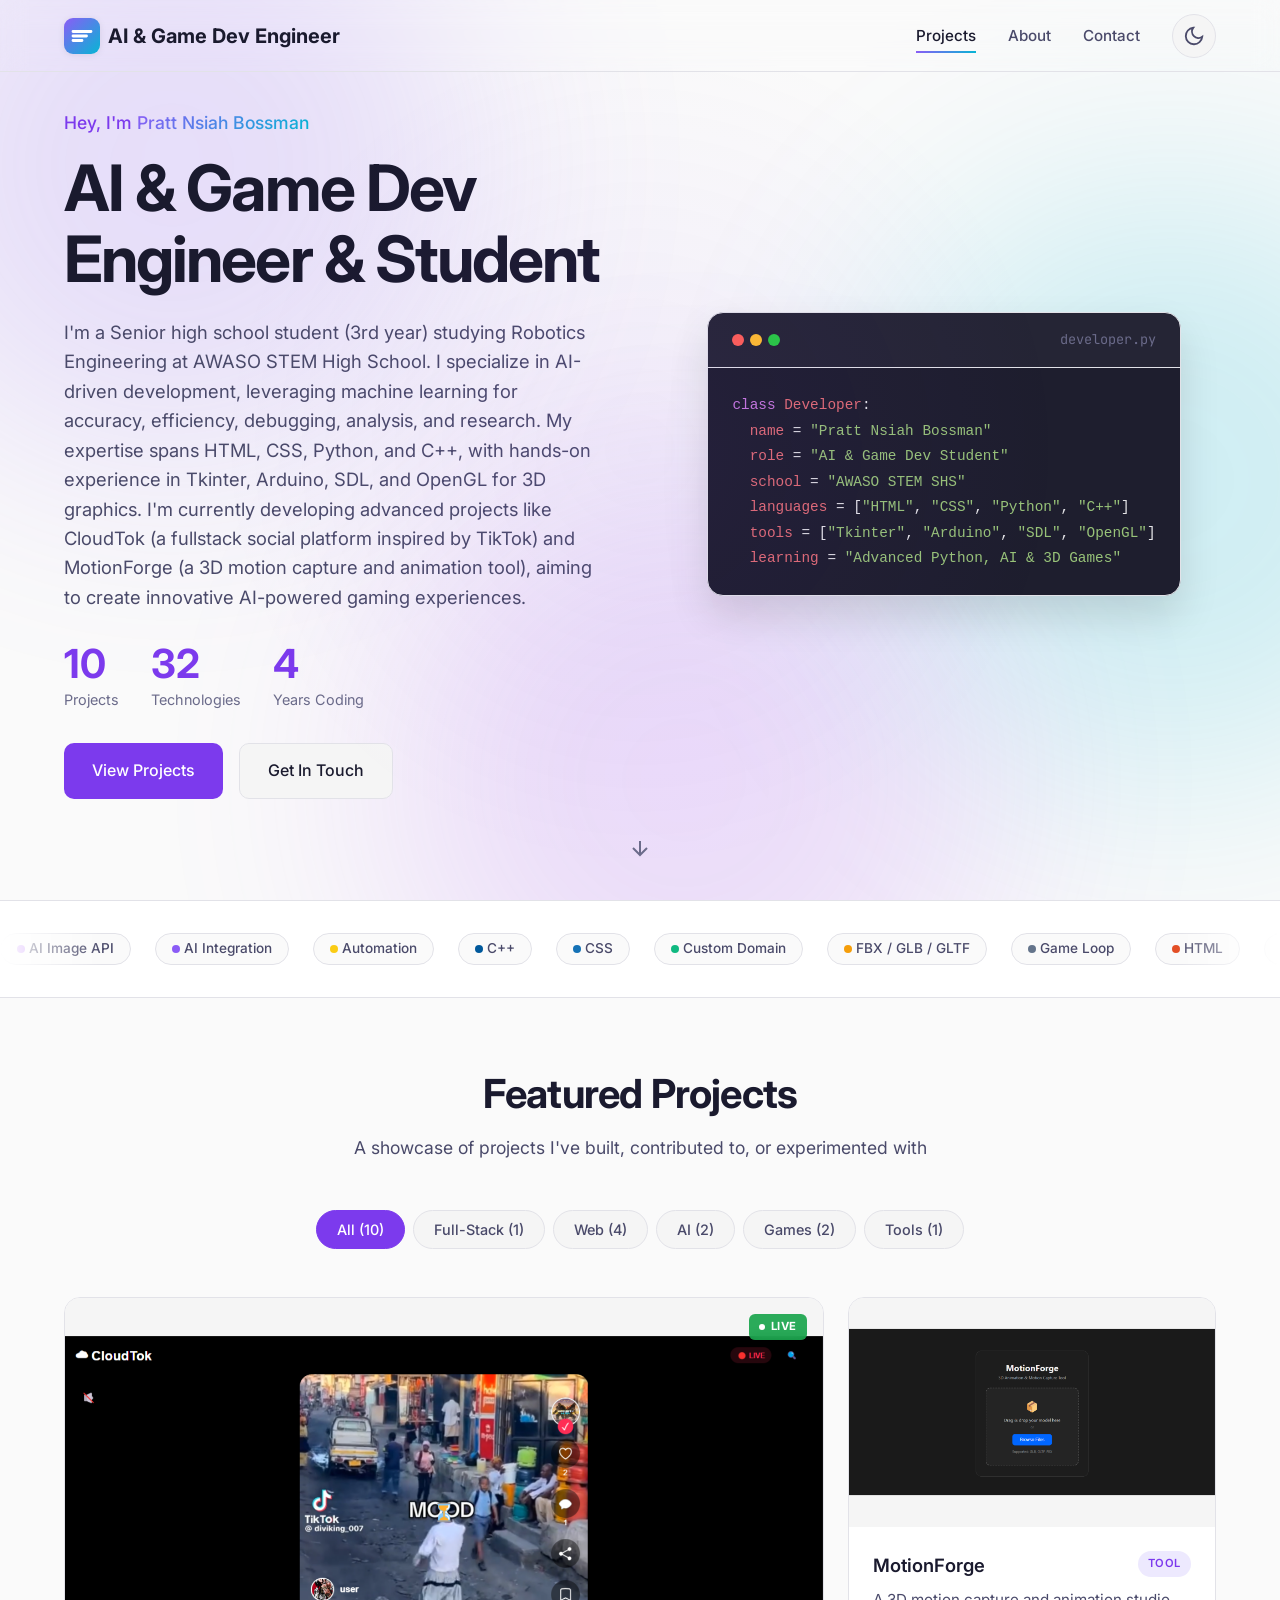
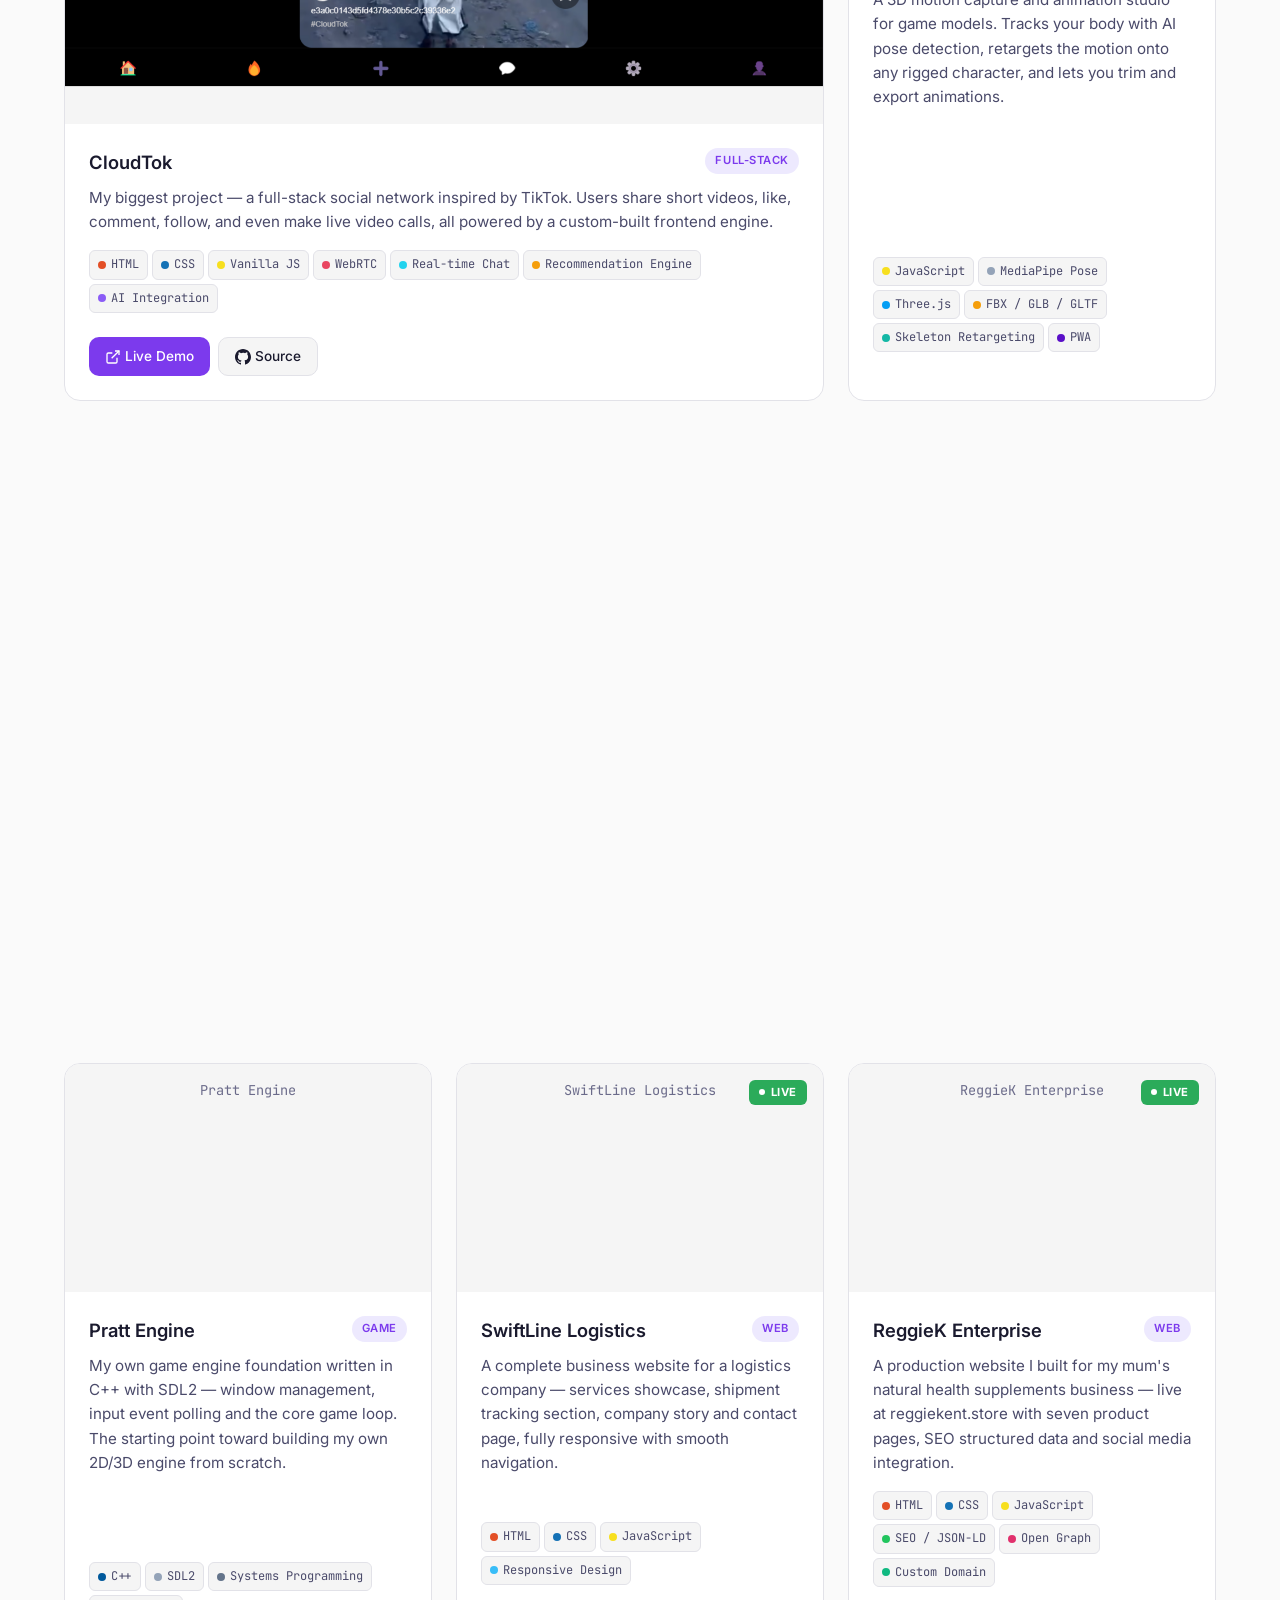
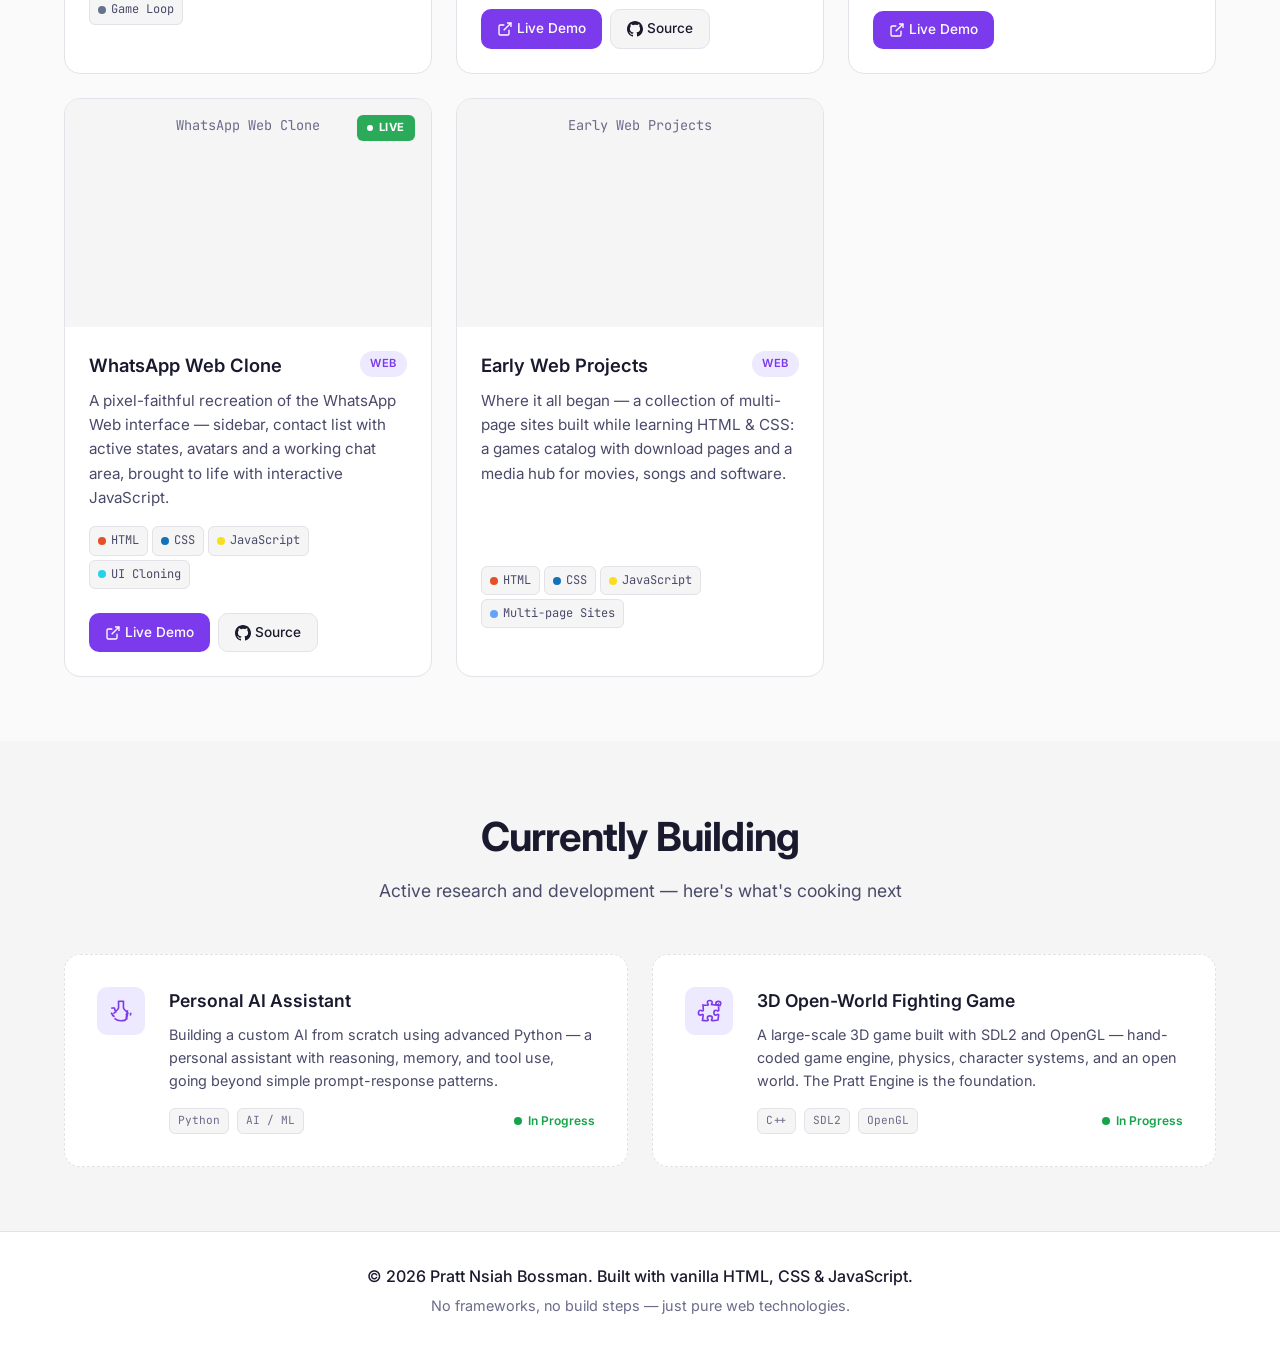
<file: index.html>
<!DOCTYPE html>
<html lang="en" data-theme="light">
<head>
    <meta charset="UTF-8">
    <meta name="viewport" content="width=device-width, initial-scale=1.0">
    <meta name="description" content="Portfolio of Pratt Nsiah Bossman — AI & Game Dev student showcasing full-stack, AI, and game development projects">
    <meta name="theme-color" content="#7c3aed">
    <meta property="og:title" content="Pratt Nsiah Bossman | AI & Game Dev Engineer">
    <meta property="og:description" content="Portfolio showcasing full-stack, AI, and game development projects — from a Robotics Engineering student in Ghana.">
    <meta property="og:type" content="website">
    <!-- TODO: update this URL after deploying to GitHub Pages -->
    <meta property="og:url" content="https://prattbossman-2010.github.io/portfolio">
    <meta property="og:image" content="images/cloudtok/cloudtok2.png">
    <meta name="twitter:card" content="summary_large_image">
    <meta name="twitter:title" content="Pratt Nsiah Bossman | AI & Game Dev Engineer">
    <meta name="twitter:description" content="Portfolio showcasing full-stack, AI, and game development projects — from a Robotics Engineering student in Ghana.">
    <title>Pratt Nsiah Bossman | Projects Showcase</title>
    <link rel="icon" href="favicon.svg" type="image/svg+xml">
    <link rel="preconnect" href="https://fonts.googleapis.com">
    <link rel="preconnect" href="https://fonts.gstatic.com" crossorigin>
    <link href="https://fonts.googleapis.com/css2?family=Inter:wght@300;400;500;600;700&family=JetBrains+Mono:wght@400;500&display=swap" rel="stylesheet">
    <link rel="stylesheet" href="styles.css">
</head>
<body>
    <!-- ============ SCROLL PROGRESS ============ -->
    <div class="scroll-progress" id="scroll-progress" aria-hidden="true"></div>

    <!-- ============ NAVBAR ============ -->
    <nav class="navbar" role="navigation" aria-label="Main navigation">
        <div class="nav-container">
            <a href="index.html" class="nav-logo" aria-label="Go to homepage">
                <svg class="logo-icon" viewBox="0 0 32 32" fill="none" aria-hidden="true">
                    <defs><linearGradient id="navGrad" x1="0%" y1="0%" x2="100%" y2="100%"><stop offset="0%" stop-color="#8b5cf6"/><stop offset="100%" stop-color="#06b6d4"/></linearGradient></defs>
                    <rect width="32" height="32" rx="8" fill="url(#navGrad)"/>
                    <path d="M8 12h16M8 16h12M8 20h8" stroke="white" stroke-width="2.5" stroke-linecap="round"/>
                </svg>
                <span class="logo-text">AI &amp; Game Dev Engineer</span>
            </a>
            <button class="nav-toggle" aria-expanded="false" aria-controls="nav-menu" aria-label="Toggle navigation menu">
                <span class="hamburger" aria-hidden="true"></span>
            </button>
            <ul id="nav-menu" class="nav-menu" role="menubar">
                <li role="none"><a href="#projects" class="nav-link active" role="menuitem">Projects</a></li>
                <li role="none"><a href="about.html" class="nav-link" role="menuitem">About</a></li>
                <li role="none"><a href="contact.html" class="nav-link" role="menuitem">Contact</a></li>
                <li role="none">
                    <button id="theme-toggle" class="theme-toggle" aria-label="Switch to dark mode" role="menuitem">
                        <svg class="sun-icon" viewBox="0 0 24 24" fill="none" stroke="currentColor" stroke-width="2" aria-hidden="true">
                            <circle cx="12" cy="12" r="5"/>
                            <path d="M12 1v2M12 21v2M4.22 4.22l1.42 1.42M18.36 18.36l1.42 1.42M1 12h2M21 12h2M4.22 19.78l1.42-1.42M18.36 5.64l1.42-1.42"/>
                        </svg>
                        <svg class="moon-icon" viewBox="0 0 24 24" fill="none" stroke="currentColor" stroke-width="2" aria-hidden="true">
                            <path d="M21 12.79A9 9 0 1 1 11.21 3 7 7 0 0 0 21 12.79z"/>
                        </svg>
                    </button>
                </li>
            </ul>
        </div>
    </nav>

    <!-- ============ HERO ============ -->
    <header class="hero" role="banner">
        <div class="aurora" aria-hidden="true">
            <span class="aurora-blob aurora-1"></span>
            <span class="aurora-blob aurora-2"></span>
            <span class="aurora-blob aurora-3"></span>
        </div>
        <div class="hero-spotlight" id="hero-spotlight" aria-hidden="true"></div>
        <div class="hero-container">
            <div class="hero-content">
                <p class="hero-greeting" aria-hidden="true">Hey, I'm <span class="highlight">Pratt Nsiah Bossman</span></p>
                <h1 class="hero-title" data-text="AI &amp; Game Dev Engineer &amp; Student" aria-label="AI & Game Dev Engineer & Student"><span class="hero-typed" aria-hidden="true"></span></h1>
                <p class="hero-description">
                    I'm a Senior high school student (3rd year) studying Robotics Engineering at AWASO STEM High School.
                    I specialize in AI-driven development, leveraging machine learning for accuracy, efficiency,
                    debugging, analysis, and research. My expertise spans HTML, CSS, Python, and C++,
                    with hands-on experience in Tkinter, Arduino, SDL, and OpenGL for 3D graphics.
                    I'm currently developing advanced projects like CloudTok (a fullstack social platform
                    inspired by TikTok) and MotionForge (a 3D motion capture and animation tool),
                    aiming to create innovative AI-powered gaming experiences.
                </p>
                <div class="hero-stats" role="list" aria-label="Statistics">
                    <div class="stat" role="listitem">
                        <span class="stat-number" data-count="0">0</span>
                        <span class="stat-label">Projects</span>
                    </div>
                    <div class="stat" role="listitem">
                        <span class="stat-number" data-count="0">0</span>
                        <span class="stat-label">Technologies</span>
                    </div>
                    <div class="stat" role="listitem">
                        <span class="stat-number" data-count="0">0</span>
                        <span class="stat-label">Years Coding</span>
                    </div>
                </div>
                <div class="hero-actions">
                    <a href="#projects" class="btn btn-primary magnetic-btn">View Projects</a>
                    <a href="contact.html" class="btn btn-secondary magnetic-btn">Get In Touch</a>
                </div>
            </div>
            <div class="hero-visual" aria-hidden="true">
                <div class="code-window">
                    <div class="code-header">
                        <div class="code-dots">
                            <span></span><span></span><span></span>
                        </div>
                        <span class="code-filename">developer.py</span>
                    </div>
                    <pre class="code-content"><code><span class="kw">class</span> <span class="prop">Developer</span>:
  <span class="prop">name</span> = <span class="str">"Pratt Nsiah Bossman"</span>
  <span class="prop">role</span> = <span class="str">"AI &amp; Game Dev Student"</span>
  <span class="prop">school</span> = <span class="str">"AWASO STEM SHS"</span>
  <span class="prop">languages</span> = [<span class="str">"HTML"</span>, <span class="str">"CSS"</span>, <span class="str">"Python"</span>, <span class="str">"C++"</span>]
  <span class="prop">tools</span> = [<span class="str">"Tkinter"</span>, <span class="str">"Arduino"</span>, <span class="str">"SDL"</span>, <span class="str">"OpenGL"</span>]
  <span class="prop">learning</span> = <span class="str">"Advanced Python, AI &amp; 3D Games"</span></code></pre>
                </div>
            </div>
        </div>
        <div class="scroll-indicator" aria-hidden="true">
            <svg viewBox="0 0 24 24" fill="none" stroke="currentColor" stroke-width="2">
                <path d="M12 5v14M19 12l-7 7-7-7"/>
            </svg>
        </div>
    </header>

    <!-- ============ TECH MARQUEE ============ -->
    <div class="marquee-section" aria-label="Technologies I use">
        <div class="marquee" aria-hidden="false">
            <div class="marquee-track" id="marquee-track"></div>
        </div>
    </div>

    <main>
        <!-- ============ PROJECTS ============ -->
        <section id="projects" class="projects-section" aria-labelledby="projects-heading">
            <div class="container">
                <header class="section-header">
                    <h2 id="projects-heading" class="section-title">Featured Projects</h2>
                    <p class="section-subtitle">A showcase of projects I've built, contributed to, or experimented with</p>
                </header>

                <div class="filter-bar" role="group" aria-label="Filter projects by technology">
                    <button class="filter-btn active" data-filter="all" aria-pressed="true">All</button>
                    <button class="filter-btn" data-filter="fullstack" aria-pressed="false">Full-Stack</button>
                    <button class="filter-btn" data-filter="web" aria-pressed="false">Web</button>
                    <button class="filter-btn" data-filter="ai" aria-pressed="false">AI</button>
                    <button class="filter-btn" data-filter="games" aria-pressed="false">Games</button>
                    <button class="filter-btn" data-filter="tools" aria-pressed="false">Tools</button>
                </div>

                <div id="projects-grid" class="projects-grid" role="list" aria-label="Projects list">
                    <!-- Projects will be rendered here by JavaScript -->
                </div>

                <div id="no-projects" class="no-projects hidden" aria-live="polite">
                    <svg viewBox="0 0 24 24" fill="none" stroke="currentColor" stroke-width="1.5" aria-hidden="true">
                        <path d="M21 21l-6-6m2-5a7 7 0 11-14 0 7 7 0 0114 0z"/>
                    </svg>
                    <h3>No projects found</h3>
                    <p>Try selecting a different filter</p>
                </div>
            </div>
        </section>

        <!-- ============ CURRENTLY BUILDING ============ -->
        <section class="building-section" aria-labelledby="building-heading">
            <div class="container">
                <header class="section-header">
                    <h2 id="building-heading" class="section-title">Currently Building</h2>
                    <p class="section-subtitle">Active research and development — here's what's cooking next</p>
                </header>
                <div class="building-grid">
                    <article class="building-card reveal">
                        <div class="building-icon">
                            <svg viewBox="0 0 24 24" fill="none" stroke="currentColor" stroke-width="1.5" aria-hidden="true"><path d="M9.75 3.104v5.714a2.25 2.25 0 01-.659 1.591L5 14.5M9.75 3.104c-.251.023-.501.05-.75.082m.75-.082a24.301 24.301 0 014.5 0m0 0v5.714a2.25 2.25 0 00.659 1.591L19 14.5m-4.75-11.396c.251.023.501.05.75.082M12 21a8.966 8.966 0 005.982-2.275M12 21a8.966 8.966 0 01-5.982-2.275M12 21c1.351 0 2.658-.156 3.912-.446m0 0A8.966 8.966 0 0018 15.5M5.982 17.5A8.966 8.966 0 013 13.5m13.5 2.5a8.966 8.966 0 001.517-4.725M7.52 13.5A8.966 8.966 0 016 9m12 4.5a8.966 8.966 0 01-1.517 4.725M6 9a8.966 8.966 0 00-3 .5M21 13.5c0 .925-.168 1.815-.475 2.64"/></svg>
                        </div>
                        <div class="building-body">
                            <h3 class="building-title">Personal AI Assistant</h3>
                            <p class="building-desc">Building a custom AI from scratch using advanced Python — a personal assistant with reasoning, memory, and tool use, going beyond simple prompt-response patterns.</p>
                            <div class="building-meta">
                                <span class="building-tech">Python</span>
                                <span class="building-tech">AI / ML</span>
                                <span class="building-status"><span class="status-dot"></span>In Progress</span>
                            </div>
                        </div>
                    </article>
                    <article class="building-card reveal">
                        <div class="building-icon">
                            <svg viewBox="0 0 24 24" fill="none" stroke="currentColor" stroke-width="1.5" aria-hidden="true"><path d="M14.25 6.087c0-.355.186-.676.401-.959.221-.29.349-.634.349-1.003 0-1.036-1.007-1.875-2.25-1.875s-2.25.84-2.25 1.875c0 .369.128.713.349 1.003.215.283.401.604.401.959v0a.64.64 0 01-.657.643 48.471 48.471 0 01-4.163-.3c.186 1.613.293 3.25.315 4.907a.656.656 0 01-.658.663v0c-.355 0-.676-.186-.959-.401a1.647 1.647 0 00-1.003-.349c-1.036 0-1.875 1.007-1.875 2.25s.84 2.25 1.875 2.25c.369 0 .713-.128 1.003-.349.283-.215.604-.401.959-.401v0c.31 0 .555.26.532.57a48.039 48.039 0 01-.642 5.056c1.518.19 3.058.309 4.616.354a.64.64 0 00.657-.643v0c0-.355-.186-.676-.401-.959a1.647 1.647 0 01-.349-1.003c0-1.035 1.008-1.875 2.25-1.875 1.243 0 2.25.84 2.25 1.875 0 .369-.128.713-.349 1.003-.215.283-.4.604-.4.959v0c0 .333.277.599.61.58a48.1 48.1 0 005.427-.63 48.05 48.05 0 00.582-4.717.532.532 0 00-.533-.57v0c-.355 0-.676.186-.959.401-.29.221-.634.349-1.003.349-1.035 0-1.875-1.007-1.875-2.25s.84-2.25 1.875-2.25c.37 0 .713.128 1.003.349.283.215.604.401.959.401v0a.656.656 0 00.658-.663 48.422 48.422 0 00-.37-5.36c-.186.186-.676.401-.959.401v0c-.355 0-.676-.186-.959-.401a1.647 1.647 0 01-.349-1.003c0-1.035 1.008-1.875 2.25-1.875 1.243 0 2.25.84 2.25 1.875 0 .369-.128.713-.349 1.003-.215.283-.4.604-.4.959v0z"/></svg>
                        </div>
                        <div class="building-body">
                            <h3 class="building-title">3D Open-World Fighting Game</h3>
                            <p class="building-desc">A large-scale 3D game built with SDL2 and OpenGL — hand-coded game engine, physics, character systems, and an open world. The Pratt Engine is the foundation.</p>
                            <div class="building-meta">
                                <span class="building-tech">C++</span>
                                <span class="building-tech">SDL2</span>
                                <span class="building-tech">OpenGL</span>
                                <span class="building-status"><span class="status-dot"></span>In Progress</span>
                            </div>
                        </div>
                    </article>
                </div>
            </div>
        </section>
    </main>

    <!-- ============ FOOTER ============ -->
    <footer class="footer" role="contentinfo">
        <div class="container">
            <div class="footer-content">
                <p class="copyright">&copy; 2026 Pratt Nsiah Bossman. Built with vanilla HTML, CSS &amp; JavaScript.</p>
                <p class="footer-note">No frameworks, no build steps — just pure web technologies.</p>
            </div>
        </div>
    </footer>

    <div id="toast-container" class="toast-container" aria-live="polite" aria-atomic="true"></div>

    <script src="projects.js"></script>
    <script src="app.js"></script>
</body>
</html>
</file>
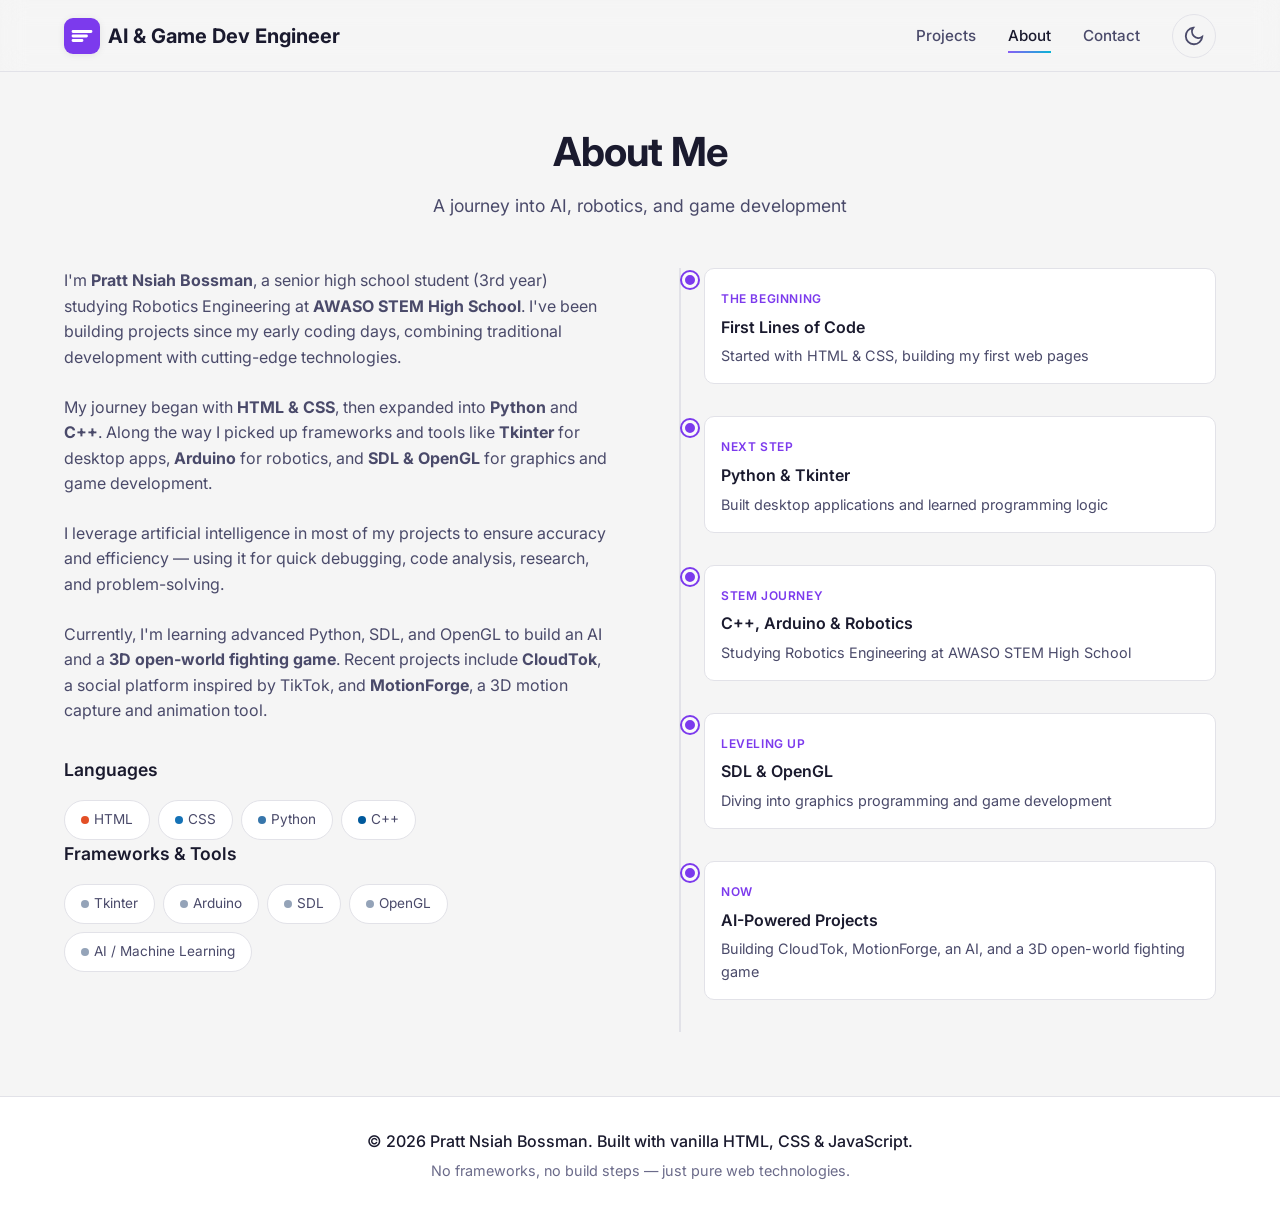
<file: about.html>
<!DOCTYPE html>
<html lang="en" data-theme="light">
<head>
    <meta charset="UTF-8">
    <meta name="viewport" content="width=device-width, initial-scale=1.0">
    <meta name="description" content="About Pratt Nsiah Bossman — AI & Game Dev student at AWASO STEM High School">
    <meta name="theme-color" content="#7c3aed">
    <meta property="og:title" content="About | Pratt Nsiah Bossman">
    <meta property="og:description" content="A Robotics Engineering student building AI-powered tools and 3D games from Ghana.">
    <meta property="og:type" content="profile">
    <meta name="twitter:card" content="summary">
    <title>About | Pratt Nsiah Bossman</title>
    <link rel="icon" href="favicon.svg" type="image/svg+xml">
    <link rel="preconnect" href="https://fonts.googleapis.com">
    <link rel="preconnect" href="https://fonts.gstatic.com" crossorigin>
    <link href="https://fonts.googleapis.com/css2?family=Inter:wght@300;400;500;600;700&family=JetBrains+Mono:wght@400;500&display=swap" rel="stylesheet">
    <link rel="stylesheet" href="styles.css">
</head>
<body>
    <!-- ============ SCROLL PROGRESS ============ -->
    <div class="scroll-progress" id="scroll-progress" aria-hidden="true"></div>

    <!-- ============ NAVBAR ============ -->
    <nav class="navbar" role="navigation" aria-label="Main navigation">
        <div class="nav-container">
            <a href="index.html" class="nav-logo" aria-label="Go to homepage">
                <svg class="logo-icon" viewBox="0 0 32 32" fill="none" aria-hidden="true">
                    <rect width="32" height="32" rx="8" fill="currentColor"/>
                    <path d="M8 12h16M8 16h12M8 20h8" stroke="white" stroke-width="2.5" stroke-linecap="round"/>
                </svg>
                <span class="logo-text">AI &amp; Game Dev Engineer</span>
            </a>
            <button class="nav-toggle" aria-expanded="false" aria-controls="nav-menu" aria-label="Toggle navigation menu">
                <span class="hamburger" aria-hidden="true"></span>
            </button>
            <ul id="nav-menu" class="nav-menu" role="menubar">
                <li role="none"><a href="index.html#projects" class="nav-link" role="menuitem">Projects</a></li>
                <li role="none"><a href="about.html" class="nav-link active" role="menuitem">About</a></li>
                <li role="none"><a href="contact.html" class="nav-link" role="menuitem">Contact</a></li>
                <li role="none">
                    <button id="theme-toggle" class="theme-toggle" aria-label="Switch to dark mode" role="menuitem">
                        <svg class="sun-icon" viewBox="0 0 24 24" fill="none" stroke="currentColor" stroke-width="2" aria-hidden="true">
                            <circle cx="12" cy="12" r="5"/>
                            <path d="M12 1v2M12 21v2M4.22 4.22l1.42 1.42M18.36 18.36l1.42 1.42M1 12h2M21 12h2M4.22 19.78l1.42-1.42M18.36 5.64l1.42-1.42"/>
                        </svg>
                        <svg class="moon-icon" viewBox="0 0 24 24" fill="none" stroke="currentColor" stroke-width="2" aria-hidden="true">
                            <path d="M21 12.79A9 9 0 1 1 11.21 3 7 7 0 0 0 21 12.79z"/>
                        </svg>
                    </button>
                </li>
            </ul>
        </div>
    </nav>

    <main>
        <!-- ============ ABOUT ============ -->
        <section id="about" class="about-section page-section" aria-labelledby="about-heading">
            <div class="container">
                <header class="section-header">
                    <h2 id="about-heading" class="section-title">About Me</h2>
                    <p class="section-subtitle">A journey into AI, robotics, and game development</p>
                </header>

                <div class="about-content">
                    <div class="about-text">
                        <p>
                            I'm <strong>Pratt Nsiah Bossman</strong>, a senior high school student (3rd year) studying
                            Robotics Engineering at <strong>AWASO STEM High School</strong>. I've been building projects
                            since my early coding days, combining traditional development with cutting-edge technologies.
                        </p>
                        <p>
                            My journey began with <strong>HTML &amp; CSS</strong>, then expanded into
                            <strong>Python</strong> and <strong>C++</strong>. Along the way I picked up frameworks and
                            tools like <strong>Tkinter</strong> for desktop apps, <strong>Arduino</strong> for robotics,
                            and <strong>SDL &amp; OpenGL</strong> for graphics and game development.
                        </p>
                        <p>
                            I leverage artificial intelligence in most of my projects to ensure accuracy and efficiency —
                            using it for quick debugging, code analysis, research, and problem-solving.
                        </p>
                        <p>
                            Currently, I'm learning advanced Python, SDL, and OpenGL to build an AI and a
                            <strong>3D open-world fighting game</strong>. Recent projects include
                            <strong>CloudTok</strong>, a social platform inspired by TikTok, and
                            <strong>MotionForge</strong>, a 3D motion capture and animation tool.
                        </p>

                        <div class="skills-showcase">
                            <h3>Languages</h3>
                            <div class="skills-grid" role="list" aria-label="Programming languages">
                                <span class="skill-tag" role="listitem">HTML</span>
                                <span class="skill-tag" role="listitem">CSS</span>
                                <span class="skill-tag" role="listitem">Python</span>
                                <span class="skill-tag" role="listitem">C++</span>
                            </div>
                        </div>

                        <div class="skills-showcase">
                            <h3>Frameworks &amp; Tools</h3>
                            <div class="skills-grid" role="list" aria-label="Frameworks and tools">
                                <span class="skill-tag" role="listitem">Tkinter</span>
                                <span class="skill-tag" role="listitem">Arduino</span>
                                <span class="skill-tag" role="listitem">SDL</span>
                                <span class="skill-tag" role="listitem">OpenGL</span>
                                <span class="skill-tag" role="listitem">AI / Machine Learning</span>
                            </div>
                        </div>
                    </div>

                    <div class="about-visual" aria-hidden="true">
                        <div class="timeline">
                            <div class="timeline-item">
                                <div class="timeline-marker"></div>
                                <div class="timeline-content">
                                    <span class="timeline-year">The Beginning</span>
                                    <h4>First Lines of Code</h4>
                                    <p>Started with HTML &amp; CSS, building my first web pages</p>
                                </div>
                            </div>
                            <div class="timeline-item">
                                <div class="timeline-marker"></div>
                                <div class="timeline-content">
                                    <span class="timeline-year">Next Step</span>
                                    <h4>Python &amp; Tkinter</h4>
                                    <p>Built desktop applications and learned programming logic</p>
                                </div>
                            </div>
                            <div class="timeline-item">
                                <div class="timeline-marker"></div>
                                <div class="timeline-content">
                                    <span class="timeline-year">STEM Journey</span>
                                    <h4>C++, Arduino &amp; Robotics</h4>
                                    <p>Studying Robotics Engineering at AWASO STEM High School</p>
                                </div>
                            </div>
                            <div class="timeline-item">
                                <div class="timeline-marker"></div>
                                <div class="timeline-content">
                                    <span class="timeline-year">Leveling Up</span>
                                    <h4>SDL &amp; OpenGL</h4>
                                    <p>Diving into graphics programming and game development</p>
                                </div>
                            </div>
                            <div class="timeline-item">
                                <div class="timeline-marker"></div>
                                <div class="timeline-content">
                                    <span class="timeline-year">Now</span>
                                    <h4>AI-Powered Projects</h4>
                                    <p>Building CloudTok, MotionForge, an AI, and a 3D open-world fighting game</p>
                                </div>
                            </div>
                        </div>
                    </div>
                </div>
            </div>
        </section>
    </main>

    <!-- ============ FOOTER ============ -->
    <footer class="footer" role="contentinfo">
        <div class="container">
            <div class="footer-content">
                <p class="copyright">&copy; 2026 Pratt Nsiah Bossman. Built with vanilla HTML, CSS &amp; JavaScript.</p>
                <p class="footer-note">No frameworks, no build steps — just pure web technologies.</p>
            </div>
        </div>
    </footer>

    <div id="toast-container" class="toast-container" aria-live="polite" aria-atomic="true"></div>

    <script src="projects.js"></script>
    <script src="app.js"></script>
</body>
</html>
</file>
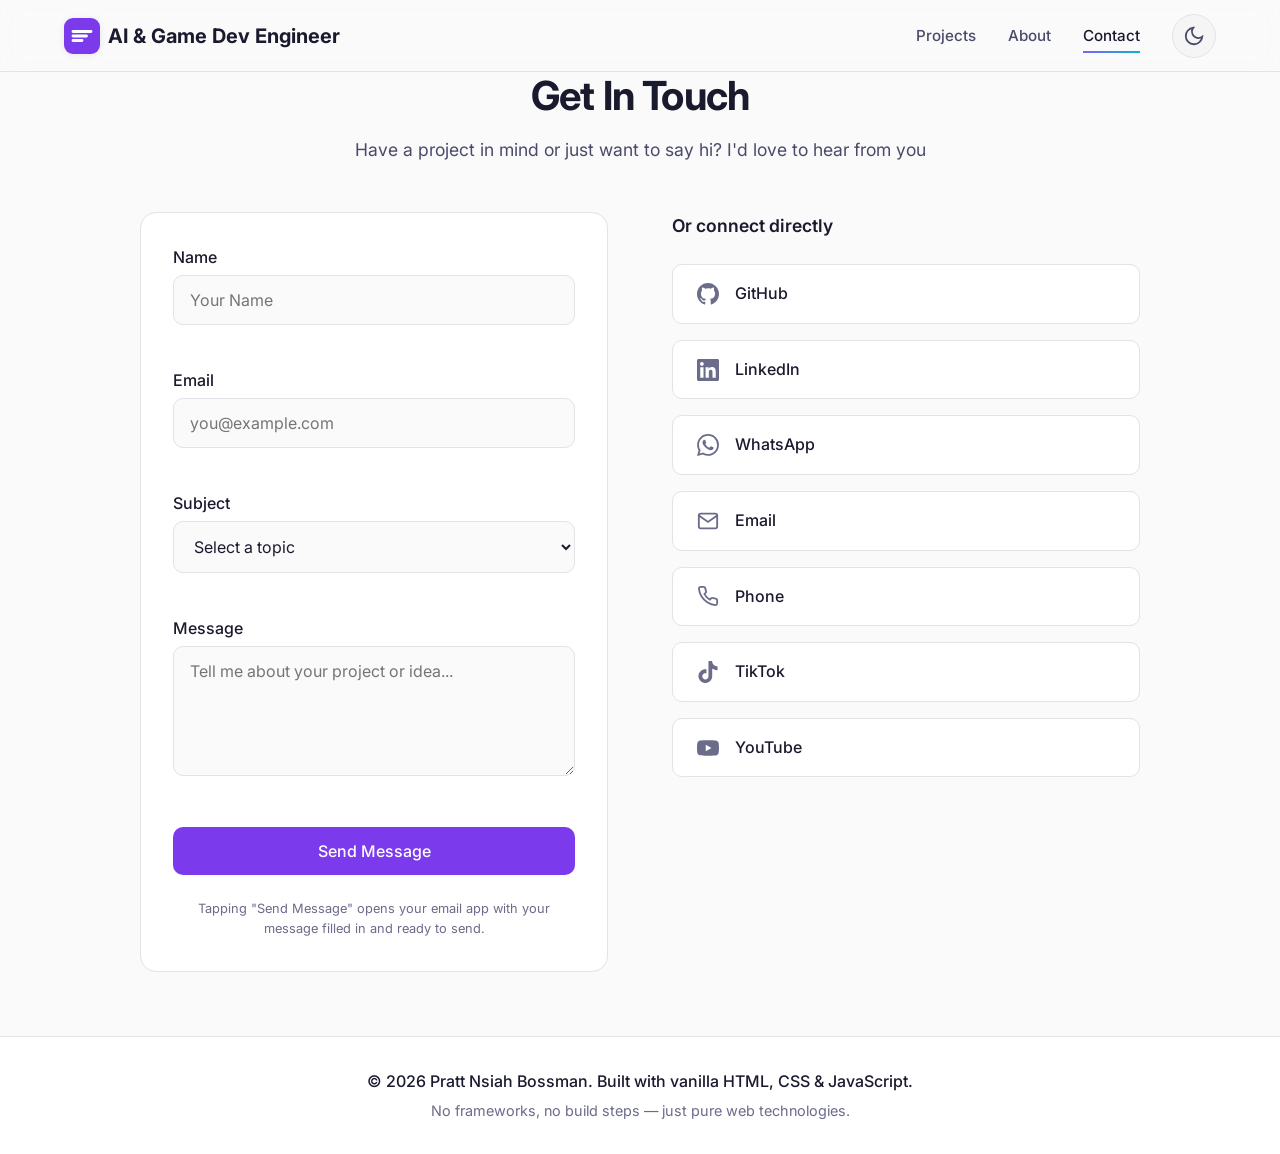
<file: contact.html>
<!DOCTYPE html>
<html lang="en" data-theme="light">
<head>
    <meta charset="UTF-8">
    <meta name="viewport" content="width=device-width, initial-scale=1.0">
    <meta name="description" content="Contact Pratt Nsiah Bossman — AI & Game Dev student, open to collaborations and projects">
    <meta name="theme-color" content="#7c3aed">
    <meta property="og:title" content="Contact | Pratt Nsiah Bossman">
    <meta property="og:description" content="Get in touch for project inquiries, collaborations, or just to say hi.">
    <meta property="og:type" content="website">
    <meta name="twitter:card" content="summary">
    <title>Contact | Pratt Nsiah Bossman</title>
    <link rel="icon" href="favicon.svg" type="image/svg+xml">
    <link rel="preconnect" href="https://fonts.googleapis.com">
    <link rel="preconnect" href="https://fonts.gstatic.com" crossorigin>
    <link href="https://fonts.googleapis.com/css2?family=Inter:wght@300;400;500;600;700&family=JetBrains+Mono:wght@400;500&display=swap" rel="stylesheet">
    <link rel="stylesheet" href="styles.css">
</head>
<body>
    <!-- ============ SCROLL PROGRESS ============ -->
    <div class="scroll-progress" id="scroll-progress" aria-hidden="true"></div>

    <!-- ============ NAVBAR ============ -->
    <nav class="navbar" role="navigation" aria-label="Main navigation">
        <div class="nav-container">
            <a href="index.html" class="nav-logo" aria-label="Go to homepage">
                <svg class="logo-icon" viewBox="0 0 32 32" fill="none" aria-hidden="true">
                    <rect width="32" height="32" rx="8" fill="currentColor"/>
                    <path d="M8 12h16M8 16h12M8 20h8" stroke="white" stroke-width="2.5" stroke-linecap="round"/>
                </svg>
                <span class="logo-text">AI &amp; Game Dev Engineer</span>
            </a>
            <button class="nav-toggle" aria-expanded="false" aria-controls="nav-menu" aria-label="Toggle navigation menu">
                <span class="hamburger" aria-hidden="true"></span>
            </button>
            <ul id="nav-menu" class="nav-menu" role="menubar">
                <li role="none"><a href="index.html#projects" class="nav-link" role="menuitem">Projects</a></li>
                <li role="none"><a href="about.html" class="nav-link" role="menuitem">About</a></li>
                <li role="none"><a href="contact.html" class="nav-link active" role="menuitem">Contact</a></li>
                <li role="none">
                    <button id="theme-toggle" class="theme-toggle" aria-label="Switch to dark mode" role="menuitem">
                        <svg class="sun-icon" viewBox="0 0 24 24" fill="none" stroke="currentColor" stroke-width="2" aria-hidden="true">
                            <circle cx="12" cy="12" r="5"/>
                            <path d="M12 1v2M12 21v2M4.22 4.22l1.42 1.42M18.36 18.36l1.42 1.42M1 12h2M21 12h2M4.22 19.78l1.42-1.42M18.36 5.64l1.42-1.42"/>
                        </svg>
                        <svg class="moon-icon" viewBox="0 0 24 24" fill="none" stroke="currentColor" stroke-width="2" aria-hidden="true">
                            <path d="M21 12.79A9 9 0 1 1 11.21 3 7 7 0 0 0 21 12.79z"/>
                        </svg>
                    </button>
                </li>
            </ul>
        </div>
    </nav>

    <main>
        <!-- ============ CONTACT ============ -->
        <section id="contact" class="contact-section page-section" aria-labelledby="contact-heading">
            <div class="container">
                <header class="section-header">
                    <h2 id="contact-heading" class="section-title">Get In Touch</h2>
                    <p class="section-subtitle">Have a project in mind or just want to say hi? I'd love to hear from you</p>
                </header>

                <div class="contact-content">
                    <form id="contact-form" class="contact-form" novalidate>
                        <div class="form-group">
                            <label for="name">Name</label>
                            <input type="text" id="name" name="name" required autocomplete="name" placeholder="Your Name">
                            <span class="form-error" aria-live="polite"></span>
                        </div>
                        <div class="form-group">
                            <label for="email">Email</label>
                            <input type="email" id="email" name="email" required autocomplete="email" placeholder="you@example.com">
                            <span class="form-error" aria-live="polite"></span>
                        </div>
                        <div class="form-group">
                            <label for="subject">Subject</label>
                            <select id="subject" name="subject" required>
                                <option value="">Select a topic</option>
                                <option value="project">Project Inquiry</option>
                                <option value="collaboration">Collaboration</option>
                                <option value="other">Other</option>
                            </select>
                            <span class="form-error" aria-live="polite"></span>
                        </div>
                        <div class="form-group">
                            <label for="message">Message</label>
                            <textarea id="message" name="message" required rows="5" placeholder="Tell me about your project or idea..."></textarea>
                            <span class="form-error" aria-live="polite"></span>
                        </div>
                        <button type="submit" class="btn btn-primary btn-full">Send Message</button>
                        <p class="form-note">Tapping "Send Message" opens your email app with your message filled in and ready to send.</p>
                    </form>

                    <div class="contact-links">
                        <h3>Or connect directly</h3>
                        <div class="social-links" role="list" aria-label="Social links">
                            <a href="https://github.com/prattbossman-2010" class="social-link" target="_blank" rel="noopener noreferrer" role="listitem" aria-label="GitHub">
                                <svg viewBox="0 0 24 24" fill="currentColor" aria-hidden="true"><path d="M12 0C5.374 0 0 5.373 0 12c0 5.302 3.438 9.8 8.207 11.387.599.111.793-.261.793-.577v-2.234c-3.338.726-4.033-1.416-4.033-1.416-.546-1.387-1.333-1.756-1.333-1.756-1.089-.745.083-.729.083-.729 1.205.084 1.839 1.237 1.839 1.237 1.07 1.834 2.807 1.304 3.492.997.107-.775.418-1.305.762-1.604-2.665-.305-5.467-1.334-5.467-5.931 0-1.311.469-2.381 1.236-3.221-.124-.303-.535-1.524.117-3.176 0 0 1.008-.322 3.301 1.23A11.509 11.509 0 0112 5.803c1.02.005 2.047.138 3.006.404 2.291-1.552 3.297-1.23 3.297-1.23.653 1.653.242 2.874.118 3.176.77.84 1.235 1.911 1.235 3.221 0 4.609-2.807 5.624-5.479 5.921.43.372.823 1.102.823 2.222v3.293c0 .319.192.694.801.576C20.566 21.797 24 17.3 24 12c0-6.627-5.373-12-12-12z"/></svg>
                                <span>GitHub</span>
                            </a>
                            <a href="https://www.linkedin.com/in/pratt-bossman-014b99402" class="social-link" target="_blank" rel="noopener noreferrer" role="listitem" aria-label="LinkedIn">
                                <svg viewBox="0 0 24 24" fill="currentColor" aria-hidden="true"><path d="M20.447 20.452h-3.554v-5.569c0-1.328-.027-3.037-1.852-3.037-1.853 0-2.136 1.445-2.136 2.939v5.667H9.351V9h3.414v1.561h.046c.477-.9 1.637-1.85 3.37-1.85 3.601 0 4.267 2.37 4.267 5.455v6.286zM5.337 7.433c-1.144 0-2.063-.926-2.063-2.065 0-1.138.92-2.063 2.063-2.063 1.14 0 2.064.925 2.064 2.063 0 1.139-.925 2.065-2.064 2.065zm1.782 13.019H3.555V9h3.564v11.452zM22.225 0H1.771C.792 0 0 .774 0 1.729v20.542C0 23.227.792 24 1.771 24h20.451C23.2 24 24 23.227 24 22.271V1.729C24 .774 23.2 0 22.222 0h.003z"/></svg>
                                <span>LinkedIn</span>
                            </a>
                            <a href="https://wa.me/233203145249" class="social-link" target="_blank" rel="noopener noreferrer" role="listitem" aria-label="WhatsApp">
                                <svg viewBox="0 0 24 24" fill="currentColor" aria-hidden="true"><path d="M17.472 14.382c-.297-.149-1.758-.867-2.03-.967-.273-.099-.471-.148-.67.15-.197.297-.767.966-.94 1.164-.173.199-.347.223-.644.075-.297-.15-1.255-.463-2.39-1.475-.883-.788-1.48-1.761-1.653-2.059-.173-.297-.018-.458.13-.606.134-.133.298-.347.446-.52.149-.174.198-.298.298-.497.099-.198.05-.371-.025-.52-.075-.149-.669-1.612-.916-2.207-.242-.579-.487-.5-.669-.51-.173-.008-.371-.01-.57-.01-.198 0-.52.074-.792.372-.272.297-1.04 1.016-1.04 2.479 0 1.462 1.065 2.875 1.213 3.074.149.198 2.096 3.2 5.077 4.487.709.306 1.262.489 1.694.625.712.227 1.36.195 1.871.118.571-.085 1.758-.719 2.006-1.413.248-.694.248-1.289.173-1.413-.074-.124-.272-.198-.57-.347m-5.421 7.403h-.004a9.87 9.87 0 01-5.031-1.378l-.361-.214-3.741.982.998-3.648-.235-.374a9.86 9.86 0 01-1.51-5.26c.001-5.45 4.436-9.884 9.888-9.884 2.64 0 5.122 1.03 6.988 2.898a9.825 9.825 0 012.893 6.994c-.003 5.45-4.437 9.884-9.885 9.884m8.413-18.297A11.815 11.815 0 0012.05 0C5.495 0 .16 5.335.157 11.892c0 2.096.547 4.142 1.588 5.945L.057 24l6.305-1.654a11.882 11.882 0 005.683 1.448h.005c6.554 0 11.89-5.335 11.893-11.893a11.821 11.821 0 00-3.48-8.413Z"/></svg>
                                <span>WhatsApp</span>
                            </a>
                            <a href="mailto:prattb100@outlook.com" class="social-link" role="listitem" aria-label="Email">
                                <svg viewBox="0 0 24 24" fill="none" stroke="currentColor" stroke-width="2" aria-hidden="true"><path d="M4 4h16c1.1 0 2 .9 2 2v12c0 1.1-.9 2-2 2H4c-1.1 0-2-.9-2-2V6c0-1.1.9-2 2-2z"/><polyline points="22,6 12,13 2,6"/></svg>
                                <span>Email</span>
                            </a>
                            <a href="tel:+233256589475" class="social-link" role="listitem" aria-label="Phone">
                                <svg viewBox="0 0 24 24" fill="none" stroke="currentColor" stroke-width="2" stroke-linecap="round" stroke-linejoin="round" aria-hidden="true"><path d="M22 16.92v3a2 2 0 0 1-2.18 2 19.79 19.79 0 0 1-8.63-3.07 19.5 19.5 0 0 1-6-6 19.79 19.79 0 0 1-3.07-8.67A2 2 0 0 1 4.11 2h3a2 2 0 0 1 2 1.72 12.84 12.84 0 0 0 .7 2.81 2 2 0 0 1-.45 2.11L8.09 9.91a16 16 0 0 0 6 6l1.27-1.27a2 2 0 0 1 2.11-.45 12.84 12.84 0 0 0 2.81.7A2 2 0 0 1 22 16.92z"/></svg>
                                <span>Phone</span>
                            </a>
                            <a href="https://www.tiktok.com/@p1020bossman" class="social-link" target="_blank" rel="noopener noreferrer" role="listitem" aria-label="TikTok">
                                <svg viewBox="0 0 24 24" fill="currentColor" aria-hidden="true"><path d="M12.525.02c1.31-.02 2.61-.01 3.91-.02.08 1.53.63 3.09 1.75 4.17 1.12 1.11 2.7 1.62 4.24 1.79v4.03c-1.44-.05-2.89-.35-4.2-.97-.57-.26-1.1-.59-1.62-.93-.01 2.92.01 5.84-.02 8.75-.08 1.4-.54 2.79-1.35 3.94-1.31 1.92-3.58 3.17-5.91 3.21-1.43.08-2.86-.31-4.08-1.03-2.02-1.19-3.44-3.37-3.65-5.71-.02-.5-.03-1-.01-1.49.18-1.9 1.12-3.72 2.58-4.96 1.66-1.44 3.98-2.13 6.15-1.72.02 1.48-.04 2.96-.04 4.44-.99-.32-2.15-.23-3.02.37-.63.41-1.11 1.04-1.36 1.75-.21.51-.15 1.07-.14 1.61.24 1.64 1.82 3.02 3.5 2.87 1.12-.01 2.19-.66 2.77-1.61.19-.33.4-.67.41-1.06.1-1.79.06-3.57.07-5.36.01-4.03-.01-8.05.02-12.07z"/></svg>
                                <span>TikTok</span>
                            </a>
                            <a href="https://www.youtube.com/@PrattBossman" class="social-link" target="_blank" rel="noopener noreferrer" role="listitem" aria-label="YouTube">
                                <svg viewBox="0 0 24 24" fill="currentColor" aria-hidden="true"><path d="M23.498 6.186a3.016 3.016 0 0 0-2.122-2.136C19.505 3.545 12 3.545 12 3.545s-7.505 0-9.377.505A3.017 3.017 0 0 0 .502 6.186C0 8.07 0 12 0 12s0 3.93.502 5.814a3.016 3.016 0 0 0 2.122 2.136c1.871.505 9.376.505 9.376.505s7.505 0 9.377-.505a3.015 3.015 0 0 0 2.122-2.136C24 15.93 24 12 24 12s0-3.93-.502-5.814zM9.545 15.568V8.432L15.818 12l-6.273 3.568z"/></svg>
                                <span>YouTube</span>
                            </a>
                        </div>
                    </div>
                </div>
            </div>
        </section>
    </main>

    <!-- ============ FOOTER ============ -->
    <footer class="footer" role="contentinfo">
        <div class="container">
            <div class="footer-content">
                <p class="copyright">&copy; 2026 Pratt Nsiah Bossman. Built with vanilla HTML, CSS &amp; JavaScript.</p>
                <p class="footer-note">No frameworks, no build steps — just pure web technologies.</p>
            </div>
        </div>
    </footer>

    <div id="toast-container" class="toast-container" aria-live="polite" aria-atomic="true"></div>

    <script src="projects.js"></script>
    <script src="app.js"></script>
</body>
</html>
</file>
<file: styles.css>
:root {
    --color-bg: #fafafa;
    --color-bg-secondary: #ffffff;
    --color-bg-tertiary: #f5f5f5;
    --color-text: #1a1a2e;
    --color-text-secondary: #4a4a6a;
    --color-text-muted: #6b6b8a;
    --color-primary: #7c3aed;
    --color-primary-hover: #6d28d9;
    --color-primary-light: #ede9fe;
    --color-accent: #06b6d4;
    --color-accent-light: #cffafe;
    --gradient-accent: linear-gradient(135deg, #8b5cf6, #06b6d4);
    --color-border: #e2e2e8;
    --color-border-focus: #7c3aed;
    --color-shadow: rgba(0, 0, 0, 0.08);
    --color-shadow-hover: rgba(0, 0, 0, 0.12);
    --color-code-bg: #1e1e2e;
    --color-code-text: #e4e4e7;
    --color-code-keyword: #c678dd;
    --color-code-string: #98c379;
    --color-code-property: #e06c75;
    --color-error: #dc2626;
    --color-success: #16a34a;
    --font-sans: 'Inter', -apple-system, BlinkMacSystemFont, 'Segoe UI', sans-serif;
    --font-mono: 'JetBrains Mono', 'Fira Code', monospace;
    --spacing-xs: 0.25rem;
    --spacing-sm: 0.5rem;
    --spacing-md: 1rem;
    --spacing-lg: 1.5rem;
    --spacing-xl: 2rem;
    --spacing-2xl: 3rem;
    --spacing-3xl: 4rem;
    --radius-sm: 6px;
    --radius-md: 10px;
    --radius-lg: 16px;
    --radius-full: 9999px;
    --transition-fast: 150ms ease;
    --transition-normal: 250ms ease;
    --transition-slow: 350ms ease;
    --container-max: 1200px;
    --header-height: 72px;
}

@media (prefers-color-scheme: dark) {
    :root:not([data-theme="light"]) {
        --color-bg: #0f0f1a;
        --color-bg-secondary: #1a1a2e;
        --color-bg-tertiary: #22223a;
        --color-text: #f0f0f5;
        --color-text-secondary: #b0b0c8;
        --color-text-muted: #8080a0;
        --color-primary: #a78bfa;
        --color-primary-hover: #c4b5fd;
        --color-primary-light: #2e1065;
        --color-accent: #22d3ee;
        --color-accent-light: #083344;
        --color-border: #2d2d4a;
        --color-shadow: rgba(0, 0, 0, 0.3);
        --color-shadow-hover: rgba(0, 0, 0, 0.4);
    }
}

[data-theme="dark"] {
    --color-bg: #0f0f1a;
    --color-bg-secondary: #1a1a2e;
    --color-bg-tertiary: #22223a;
    --color-text: #f0f0f5;
    --color-text-secondary: #b0b0c8;
    --color-text-muted: #8080a0;
    --color-primary: #a78bfa;
    --color-primary-hover: #c4b5fd;
    --color-primary-light: #2e1065;
    --color-accent: #22d3ee;
    --color-accent-light: #083344;
    --color-border: #2d2d4a;
    --color-shadow: rgba(0, 0, 0, 0.3);
    --color-shadow-hover: rgba(0, 0, 0, 0.4);
}

*, *::before, *::after {
    box-sizing: border-box;
    margin: 0;
    padding: 0;
}

html {
    scroll-behavior: smooth;
    font-size: 16px;
}

@media (prefers-reduced-motion: reduce) {
    html { scroll-behavior: auto; }
    *, *::before, *::after {
        animation-duration: 0.01ms !important;
        animation-iteration-count: 1 !important;
        transition-duration: 0.01ms !important;
    }
}

body {
    font-family: var(--font-sans);
    background-color: var(--color-bg);
    color: var(--color-text);
    line-height: 1.6;
    min-height: 100vh;
    display: flex;
    flex-direction: column;
    transition: background-color var(--transition-normal), color var(--transition-normal);
}

.container {
    width: 100%;
    max-width: var(--container-max);
    margin: 0 auto;
    padding: 0 var(--spacing-lg);
}

a {
    color: var(--color-primary);
    text-decoration: none;
    transition: color var(--transition-fast);
}

a:hover { color: var(--color-primary-hover); }
a:focus-visible { outline: 2px solid var(--color-border-focus); outline-offset: 2px; border-radius: 2px; }

img { max-width: 100%; height: auto; display: block; }

button {
    font-family: inherit;
    font-size: inherit;
    cursor: pointer;
    border: none;
    background: none;
}

input, textarea, select {
    font-family: inherit;
    font-size: inherit;
    color: inherit;
}

.section-header { text-align: center; margin-bottom: var(--spacing-2xl); }
.section-title {
    font-size: clamp(1.75rem, 4vw, 2.5rem);
    font-weight: 700;
    letter-spacing: -0.02em;
    margin-bottom: var(--spacing-sm);
}
.section-subtitle {
    color: var(--color-text-secondary);
    font-size: 1.1rem;
    max-width: 600px;
    margin: 0 auto;
}

.btn {
    display: inline-flex;
    align-items: center;
    justify-content: center;
    gap: var(--spacing-sm);
    padding: 0.875rem 1.75rem;
    font-weight: 500;
    border-radius: var(--radius-md);
    transition: all var(--transition-fast);
    white-space: nowrap;
}
.btn-primary {
    background: var(--color-primary);
    color: white;
}
.btn-primary:hover { background: var(--color-primary-hover); transform: translateY(-1px); box-shadow: 0 4px 12px var(--color-shadow-hover); }
.btn-secondary {
    background: var(--color-bg-tertiary);
    color: var(--color-text);
    border: 1px solid var(--color-border);
}
.btn-secondary:hover { background: var(--color-border); }
.btn-full { width: 100%; }

.navbar {
    position: fixed;
    top: 0;
    left: 0;
    right: 0;
    height: var(--header-height);
    background: rgba(var(--color-bg-secondary), 0.85);
    backdrop-filter: blur(12px);
    border-bottom: 1px solid var(--color-border);
    z-index: 1000;
    transition: background var(--transition-normal), border-color var(--transition-normal);
}
.nav-container {
    max-width: var(--container-max);
    margin: 0 auto;
    padding: 0 var(--spacing-lg);
    height: 100%;
    display: flex;
    align-items: center;
    justify-content: space-between;
}
.nav-logo {
    display: flex;
    align-items: center;
    gap: var(--spacing-sm);
    font-weight: 700;
    font-size: 1.25rem;
    color: var(--color-text);
}
.logo-icon { width: 36px; height: 36px; color: var(--color-primary); flex-shrink: 0; filter: drop-shadow(0 1px 3px var(--color-shadow)); }
.nav-menu {
    display: flex;
    align-items: center;
    gap: var(--spacing-xl);
    list-style: none;
}
.nav-link {
    color: var(--color-text-secondary);
    font-weight: 500;
    font-size: 0.95rem;
    padding: var(--spacing-sm) 0;
    position: relative;
}
.nav-link::after {
    content: '';
    position: absolute;
    bottom: 0;
    left: 0;
    width: 0;
    height: 2px;
    background: var(--color-primary);
    transition: width var(--transition-normal);
}
.nav-link:hover { color: var(--color-text); }
.nav-link:hover::after { width: 100%; }
.nav-link:focus-visible { outline: none; color: var(--color-text); }
.nav-link:focus-visible::after { width: 100%; }
.nav-link.active { color: var(--color-text); }
.nav-link.active::after { width: 100%; background: var(--gradient-accent); }

.theme-toggle {
    width: 44px;
    height: 44px;
    border-radius: var(--radius-full);
    display: flex;
    align-items: center;
    justify-content: center;
    color: var(--color-text-secondary);
    background: var(--color-bg-tertiary);
    border: 1px solid var(--color-border);
    transition: all var(--transition-fast);
}
.theme-toggle:hover { background: var(--color-border); color: var(--color-text); }
.theme-toggle svg { width: 22px; height: 22px; }
.theme-toggle .sun-icon { display: none; }
[data-theme="dark"] .theme-toggle .sun-icon { display: block; }
[data-theme="dark"] .theme-toggle .moon-icon { display: none; }

.nav-toggle {
    display: none;
    align-items: center;
    justify-content: center;
    flex-shrink: 0;
    width: 44px;
    height: 44px;
    padding: 0;
}
.hamburger {
    width: 24px;
    height: 2px;
    background: var(--color-text);
    position: relative;
    transition: background var(--transition-fast);
}
.hamburger::before, .hamburger::after {
    content: '';
    position: absolute;
    left: 0;
    width: 100%;
    height: 2px;
    background: var(--color-text);
    transition: transform var(--transition-normal);
}
.hamburger::before { top: -7px; }
.hamburger::after { bottom: -7px; }
.nav-toggle[aria-expanded="true"] .hamburger { background: transparent; }
.nav-toggle[aria-expanded="true"] .hamburger::before { transform: rotate(45deg) translate(5px, 5px); }
.nav-toggle[aria-expanded="true"] .hamburger::after { transform: rotate(-45deg) translate(5px, -5px); }

.hero {
    position: relative;
    min-height: 100vh;
    display: flex;
    align-items: center;
    padding-top: var(--header-height);
    padding-bottom: var(--spacing-3xl);
}
.hero-container {
    max-width: var(--container-max);
    margin: 0 auto;
    padding: 0 var(--spacing-lg);
    display: grid;
    grid-template-columns: repeat(2, minmax(0, 1fr));
    gap: var(--spacing-3xl);
    align-items: center;
    width: 100%;
}
.hero-content { min-width: 0; }
.hero-greeting {
    font-size: 1.1rem;
    color: var(--color-primary);
    font-weight: 500;
    margin-bottom: var(--spacing-md);
    opacity: 0;
    animation: fadeUp 0.6s ease forwards;
}
.highlight { color: transparent; background: var(--gradient-accent); -webkit-background-clip: text; background-clip: text; }
.hero-title {
    font-size: clamp(2.5rem, 5vw, 4rem);
    font-weight: 700;
    line-height: 1.1;
    letter-spacing: -0.03em;
    margin-bottom: var(--spacing-lg);
    opacity: 0;
    animation: fadeUp 0.6s ease 0.1s forwards;
}
.hero-description {
    font-size: 1.15rem;
    color: var(--color-text-secondary);
    max-width: 540px;
    margin-bottom: var(--spacing-xl);
    opacity: 0;
    animation: fadeUp 0.6s ease 0.2s forwards;
}
.hero-stats {
    display: flex;
    gap: var(--spacing-xl);
    margin-bottom: var(--spacing-xl);
    opacity: 0;
    animation: fadeUp 0.6s ease 0.3s forwards;
}
.stat { display: flex; flex-direction: column; gap: var(--spacing-xs); }
.stat-number {
    font-size: 2.5rem;
    font-weight: 700;
    color: var(--color-primary);
    line-height: 1;
}
.stat-label { font-size: 0.9rem; color: var(--color-text-muted); }
.hero-actions {
    display: flex;
    gap: var(--spacing-md);
    flex-wrap: wrap;
    opacity: 0;
    animation: fadeUp 0.6s ease 0.4s forwards;
}
.hero-visual { opacity: 0; animation: fadeUp 0.6s ease 0.5s forwards; display: flex; flex-direction: column; align-items: center; gap: var(--spacing-md); min-width: 0; width: 100%; }
.code-window {
    background: var(--color-code-bg);
    border-radius: var(--radius-lg);
    overflow: hidden;
    box-shadow: 0 20px 40px var(--color-shadow-hover);
    border: 1px solid var(--color-border);
    min-width: 0;
    max-width: 100%;
}
.code-header {
    display: flex;
    align-items: center;
    justify-content: space-between;
    padding: var(--spacing-md) var(--spacing-lg);
    background: rgba(255,255,255,0.03);
    border-bottom: 1px solid var(--color-border);
}
.code-dots { display: flex; gap: 6px; }
.code-dots span {
    width: 12px; height: 12px; border-radius: 50%;
    background: var(--color-border);
}
.code-dots span:first-child { background: #ff5f57; }
.code-dots span:nth-child(2) { background: #ffbd2e; }
.code-dots span:nth-child(3) { background: #28ca42; }
.code-filename {
    font-family: var(--font-mono);
    font-size: 0.85rem;
    color: var(--color-text-muted);
}
.code-content {
    padding: var(--spacing-lg);
    overflow-x: auto;
    font-family: var(--font-mono);
    font-size: 0.9rem;
    line-height: 1.7;
    color: var(--color-code-text);
}
.code-content .kw { color: var(--color-code-keyword); }
.code-content .str { color: var(--color-code-string); }
.code-content .prop { color: var(--color-code-property); }
.code-content .num { color: #d19a66; }

.scroll-indicator {
    position: absolute;
    bottom: var(--spacing-xl);
    left: 50%;
    transform: translateX(-50%);
    animation: bounce 2s infinite;
    color: var(--color-text-muted);
}
.scroll-indicator svg { width: 24px; height: 24px; }

.reveal {
    opacity: 0;
    transform: translateY(20px);
    transition: opacity 0.6s ease, transform 0.6s ease;
}
.reveal.visible {
    opacity: 1;
    transform: translateY(0);
}

@keyframes fadeUp {
    from { opacity: 0; transform: translateY(20px); }
    to { opacity: 1; transform: translateY(0); }
}
@keyframes bounce {
    0%, 20%, 50%, 80%, 100% { transform: translateX(-50%) translateY(0); }
    40% { transform: translateX(-50%) translateY(-10px); }
    60% { transform: translateX(-50%) translateY(-5px); }
}

.projects-section { padding: var(--spacing-3xl) 0; }
.filter-bar {
    display: flex;
    flex-wrap: wrap;
    gap: var(--spacing-sm);
    justify-content: center;
    margin-bottom: var(--spacing-2xl);
}
.filter-btn {
    padding: 0.625rem 1.25rem;
    font-size: 0.9rem;
    font-weight: 500;
    color: var(--color-text-secondary);
    background: var(--color-bg-tertiary);
    border: 1px solid var(--color-border);
    border-radius: var(--radius-full);
    transition: all var(--transition-fast);
}
.filter-btn:hover { color: var(--color-text); border-color: var(--color-primary); }
.filter-btn.active, .filter-btn[aria-pressed="true"] {
    background: var(--color-primary);
    color: white;
    border-color: var(--color-primary);
}

.projects-grid {
    display: grid;
    grid-template-columns: repeat(auto-fill, minmax(340px, 1fr));
    gap: var(--spacing-lg);
}
.project-card {
    background: var(--color-bg-secondary);
    border: 1px solid var(--color-border);
    border-radius: var(--radius-lg);
    overflow: hidden;
    transition: all var(--transition-normal);
    display: flex;
    flex-direction: column;
}
.project-card:hover {
    transform: translateY(-4px);
    box-shadow: 0 12px 30px var(--color-shadow-hover);
    border-color: var(--color-primary);
}
.project-card:focus-within { outline: 2px solid var(--color-border-focus); outline-offset: 2px; }
.project-image {
    position: relative;
    aspect-ratio: 16 / 10;
    background: var(--color-bg-tertiary);
    color: var(--color-text-muted);
    overflow: hidden;
}
.project-image img { width: 100%; height: 100%; object-fit: contain; transition: transform var(--transition-slow); }
.project-card:hover .project-image > img { transform: scale(1.03); }
.project-placeholder {
    font-family: var(--font-mono);
    font-size: 0.85rem;
    padding: var(--spacing-md);
    text-align: center;
    width: 100%;
    display: flex;
    align-items: center;
    justify-content: center;
}
.project-content { padding: var(--spacing-lg); display: flex; flex-direction: column; flex: 1; }
.project-header { display: flex; justify-content: space-between; align-items: flex-start; gap: var(--spacing-md); margin-bottom: var(--spacing-sm); }
.project-title { font-size: 1.15rem; font-weight: 600; color: var(--color-text); }
.project-category {
    font-size: 0.7rem;
    font-weight: 600;
    text-transform: uppercase;
    letter-spacing: 0.05em;
    padding: 0.25rem 0.625rem;
    border-radius: var(--radius-full);
    background: var(--color-primary-light);
    color: var(--color-primary);
    white-space: nowrap;
    flex-shrink: 0;
}
.project-description {
    color: var(--color-text-secondary);
    font-size: 0.95rem;
    margin-bottom: var(--spacing-md);
    flex: 1;
    line-height: 1.6;
}
.project-tech { display: flex; flex-wrap: wrap; gap: var(--spacing-xs); margin-bottom: var(--spacing-lg); }
.tech-tag {
    font-size: 0.75rem;
    font-family: var(--font-mono);
    padding: 0.25rem 0.5rem;
    background: var(--color-bg-tertiary);
    border: 1px solid var(--color-border);
    border-radius: var(--radius-sm);
    color: var(--color-text-secondary);
}
.project-links { display: flex; flex-wrap: wrap; gap: var(--spacing-sm); }
.project-link {
    display: inline-flex;
    align-items: center;
    gap: var(--spacing-xs);
    padding: 0.5rem 1rem;
    font-size: 0.85rem;
    font-weight: 500;
    border-radius: var(--radius-md);
    transition: all var(--transition-fast);
}
.project-link.primary { background: var(--color-primary); color: white; }
.project-link.primary:hover { background: var(--color-primary-hover); }
.project-link.secondary { background: var(--color-bg-tertiary); color: var(--color-text); border: 1px solid var(--color-border); }
.project-link.secondary:hover { background: var(--color-border); }
.project-link svg { width: 16px; height: 16px; }

.no-projects { text-align: center; padding: var(--spacing-3xl); color: var(--color-text-muted); }
.no-projects svg { width: 64px; height: 64px; margin: 0 auto var(--spacing-md); opacity: 0.5; }
.no-projects h3 { margin-bottom: var(--spacing-sm); color: var(--color-text-secondary); }
.hidden { display: none !important; }

.about-section { padding: var(--spacing-3xl) 0; background: var(--color-bg-tertiary); }
.page-section { padding-top: calc(var(--header-height) + var(--spacing-2xl)); }
.about-content { display: grid; grid-template-columns: 1fr 1fr; gap: var(--spacing-3xl); align-items: start; }
.about-text p { margin-bottom: var(--spacing-lg); color: var(--color-text-secondary); }
.about-text p:last-of-type { margin-bottom: var(--spacing-xl); }
.skills-showcase h3 { font-size: 1.1rem; font-weight: 600; margin-bottom: var(--spacing-md); }
.skills-grid { display: flex; flex-wrap: wrap; gap: var(--spacing-sm); }
.skill-tag {
    padding: 0.5rem 1rem;
    background: var(--color-bg-secondary);
    border: 1px solid var(--color-border);
    border-radius: var(--radius-full);
    font-size: 0.85rem;
    color: var(--color-text-secondary);
    transition: all var(--transition-fast);
}
.skill-tag:hover { border-color: var(--color-primary); color: var(--color-primary); }

.timeline { position: relative; padding-left: var(--spacing-xl); }
.timeline::before {
    content: '';
    position: absolute;
    left: 7px;
    top: 0;
    bottom: 0;
    width: 2px;
    background: var(--color-border);
}
.timeline-item { position: relative; padding-bottom: var(--spacing-xl); }
.timeline-marker {
    position: absolute;
    left: -22px;
    top: 4px;
    width: 16px;
    height: 16px;
    border-radius: 50%;
    background: var(--color-primary);
    border: 3px solid var(--color-bg);
    box-shadow: 0 0 0 2px var(--color-primary);
}
.timeline-content { background: var(--color-bg-secondary); padding: var(--spacing-md); border-radius: var(--radius-md); border: 1px solid var(--color-border); }
.timeline-year { font-size: 0.75rem; font-weight: 600; color: var(--color-primary); text-transform: uppercase; letter-spacing: 0.05em; }
.timeline-content h4 { font-size: 1rem; font-weight: 600; margin: var(--spacing-xs) 0; }
.timeline-content p { font-size: 0.9rem; color: var(--color-text-secondary); margin: 0; }

.contact-section { padding: var(--spacing-3xl) 0; }
.contact-content { display: grid; grid-template-columns: 1fr 1fr; gap: var(--spacing-3xl); align-items: start; max-width: 1000px; margin: 0 auto; }
.contact-form { background: var(--color-bg-secondary); padding: var(--spacing-xl); border-radius: var(--radius-lg); border: 1px solid var(--color-border); }
.form-group { margin-bottom: var(--spacing-lg); }
.form-group label { display: block; font-weight: 500; margin-bottom: var(--spacing-xs); color: var(--color-text); }
.form-group input, .form-group select, .form-group textarea {
    width: 100%;
    padding: 0.875rem 1rem;
    background: var(--color-bg);
    border: 1px solid var(--color-border);
    border-radius: var(--radius-md);
    transition: all var(--transition-fast);
}
.form-group input:focus, .form-group select:focus, .form-group textarea:focus {
    outline: none;
    border-color: var(--color-border-focus);
    box-shadow: 0 0 0 3px var(--color-primary-light);
}
.form-group input:invalid:not(:placeholder-shown), .form-group textarea:invalid:not(:placeholder-shown) { border-color: var(--color-error); }
.form-error { display: block; color: var(--color-error); font-size: 0.8rem; margin-top: var(--spacing-xs); min-height: 1.2em; }
.form-note { margin-top: var(--spacing-lg); font-size: 0.8rem; color: var(--color-text-muted); text-align: center; }

.contact-links h3 { font-size: 1.1rem; font-weight: 600; margin-bottom: var(--spacing-lg); }
.social-links { display: flex; flex-direction: column; gap: var(--spacing-md); }
.social-link {
    display: flex;
    align-items: center;
    gap: var(--spacing-md);
    padding: var(--spacing-md) var(--spacing-lg);
    background: var(--color-bg-secondary);
    border: 1px solid var(--color-border);
    border-radius: var(--radius-md);
    color: var(--color-text);
    transition: all var(--transition-fast);
}
.social-link:hover { border-color: var(--color-primary); transform: translateX(4px); }
.social-link svg { width: 22px; height: 22px; color: var(--color-text-muted); transition: color var(--transition-fast); }
.social-link:hover svg { color: var(--color-primary); }
.social-link span { font-weight: 500; }

.footer {
    margin-top: auto;
    padding: var(--spacing-xl) 0;
    border-top: 1px solid var(--color-border);
    background: var(--color-bg-secondary);
}
.footer-content { text-align: center; }
.copyright { font-weight: 500; margin-bottom: var(--spacing-xs); }
.footer-note { font-size: 0.9rem; color: var(--color-text-muted); }

.toast-container {
    position: fixed;
    bottom: var(--spacing-xl);
    right: var(--spacing-xl);
    z-index: 2000;
    display: flex;
    flex-direction: column;
    gap: var(--spacing-sm);
}
.toast {
    padding: var(--spacing-md) var(--spacing-lg);
    background: var(--color-bg-secondary);
    border: 1px solid var(--color-border);
    border-radius: var(--radius-md);
    box-shadow: 0 10px 30px var(--color-shadow-hover);
    display: flex;
    align-items: center;
    gap: var(--spacing-md);
    animation: slideIn 0.3s ease;
    max-width: 350px;
}
.toast.success { border-left: 4px solid var(--color-success); }
.toast.error { border-left: 4px solid var(--color-error); }
@keyframes slideIn { from { opacity: 0; transform: translateX(100%); } to { opacity: 1; transform: translateX(0); } }

/* ============ SCROLL PROGRESS BAR ============ */
.scroll-progress {
    position: fixed;
    top: 0;
    left: 0;
    height: 3px;
    width: 0%;
    background: var(--gradient-accent);
    z-index: 1100;
    transition: width 50ms linear;
    pointer-events: none;
}

/* ============ AURORA BACKGROUND ============ */
.aurora {
    position: absolute;
    inset: 0;
    overflow: hidden;
    pointer-events: none;
    z-index: 0;
}
.aurora-blob {
    position: absolute;
    width: 600px;
    height: 600px;
    border-radius: 50%;
    filter: blur(120px);
    opacity: 0.18;
    will-change: transform;
}
[data-theme="dark"] .aurora-blob { opacity: 0.12; }
.aurora-1 {
    background: #8b5cf6;
    top: -15%;
    left: -10%;
    animation: aurora1 18s ease-in-out infinite alternate;
}
.aurora-2 {
    background: #06b6d4;
    top: 20%;
    right: -15%;
    animation: aurora2 22s ease-in-out infinite alternate;
}
.aurora-3 {
    background: #a855f7;
    bottom: -20%;
    left: 30%;
    animation: aurora3 20s ease-in-out infinite alternate;
}
@keyframes aurora1 {
    0% { transform: translate(0, 0) scale(1); }
    100% { transform: translate(80px, 60px) scale(1.15); }
}
@keyframes aurora2 {
    0% { transform: translate(0, 0) scale(1); }
    100% { transform: translate(-70px, 40px) scale(1.1); }
}
@keyframes aurora3 {
    0% { transform: translate(0, 0) scale(1); }
    100% { transform: translate(50px, -50px) scale(1.2); }
}

/* ============ HERO SPOTLIGHT ============ */
.hero-spotlight {
    position: absolute;
    inset: 0;
    background: radial-gradient(700px circle at var(--mx, 50%) var(--my, 50%), rgba(124, 58, 237, 0.07), transparent 60%);
    pointer-events: none;
    z-index: 1;
    transition: background 0.3s ease;
}
[data-theme="dark"] .hero-spotlight {
    background: radial-gradient(700px circle at var(--mx, 50%) var(--my, 50%), rgba(167, 139, 250, 0.06), transparent 60%);
}

/* ============ SHOWCASE SLIDESHOW ============ */
.showcase {
    width: 100%;
    aspect-ratio: 16 / 10;
    border-radius: var(--radius-lg);
    border: 1px solid var(--color-border);
    box-shadow: 0 20px 40px var(--color-shadow-hover);
    position: relative;
    overflow: hidden;
    background: var(--color-bg-tertiary);
}
.showcase-slide {
    position: absolute;
    inset: 0;
    opacity: 0;
    transition: opacity 1.2s ease;
}
.showcase-slide.active { opacity: 1; }
.showcase-slide img {
    width: 100%;
    height: 100%;
    object-fit: contain;
    display: block;
}
.showcase-caption {
    position: absolute;
    bottom: 0;
    left: 0;
    right: 0;
    padding: var(--spacing-md) var(--spacing-lg);
    background: linear-gradient(transparent, rgba(0,0,0,0.65));
    color: #fff;
    font-size: 0.85rem;
    font-weight: 500;
    letter-spacing: 0.02em;
}
.showcase-dots {
    display: flex;
    justify-content: center;
    gap: 8px;
}
.showcase-dot {
    width: 8px;
    height: 8px;
    border-radius: 50%;
    background: var(--color-border);
    border: none;
    padding: 0;
    cursor: pointer;
    transition: all var(--transition-fast);
}
.showcase-dot.active {
    width: 24px;
    border-radius: 4px;
    background: var(--gradient-accent);
}
.showcase-dot:hover:not(.active) { background: var(--color-text-muted); }

/* ============ CARD SLIDESHOW ============ */
.card-slideshow {
    position: absolute;
    inset: 0;
    width: 100%;
    height: 100%;
}
.project-image .card-slide {
    position: absolute;
    inset: 0;
    width: 100%;
    height: 100%;
    object-fit: contain;
    opacity: 0;
    transition: opacity 1.2s ease;
    will-change: opacity;
}
.project-image .card-slide.active { opacity: 1; }

/* ============ TECH MARQUEE ============ */
.marquee-section {
    padding: var(--spacing-xl) 0;
    border-top: 1px solid var(--color-border);
    border-bottom: 1px solid var(--color-border);
    background: var(--color-bg-secondary);
    overflow: hidden;
}
.marquee { mask-image: linear-gradient(90deg, transparent 0%, black 8%, black 92%, transparent 100%); }
.marquee-track {
    display: flex;
    gap: var(--spacing-lg);
    width: max-content;
    animation: marqueeScroll 40s linear infinite;
}
.marquee-track:hover { animation-play-state: paused; }
.marquee-item {
    display: flex;
    align-items: center;
    gap: var(--spacing-xs);
    font-size: 0.85rem;
    font-weight: 500;
    color: var(--color-text-secondary);
    white-space: nowrap;
    padding: var(--spacing-xs) var(--spacing-md);
    border: 1px solid var(--color-border);
    border-radius: var(--radius-full);
    background: var(--color-bg);
}
.marquee-item .dot {
    width: 8px;
    height: 8px;
    border-radius: 50%;
    flex-shrink: 0;
}
@keyframes marqueeScroll {
    0% { transform: translateX(0); }
    100% { transform: translateX(-50%); }
}

/* ============ PROJECTS: FLAGSHIP, LIVE BADGE, TILT ============ */
.project-card.flagship {
    grid-column: span 2;
}
.project-card.flagship .project-image { aspect-ratio: 16 / 9; }
.live-badge {
    position: absolute;
    top: var(--spacing-md);
    right: var(--spacing-md);
    display: flex;
    align-items: center;
    gap: 6px;
    padding: 4px 10px;
    background: rgba(22, 163, 74, 0.9);
    color: #fff;
    font-size: 0.7rem;
    font-weight: 700;
    letter-spacing: 0.05em;
    border-radius: var(--radius-sm);
    backdrop-filter: blur(6px);
    z-index: 2;
}
.live-dot {
    width: 6px;
    height: 6px;
    border-radius: 50%;
    background: #fff;
    animation: livePulse 1.5s ease-in-out infinite;
}
@keyframes livePulse {
    0%, 100% { opacity: 1; transform: scale(1); }
    50% { opacity: 0.4; transform: scale(0.7); }
}
.tech-tag {
    display: inline-flex;
    align-items: center;
    gap: 5px;
}
.tech-tag::before {
    content: '';
    width: 8px;
    height: 8px;
    border-radius: 50%;
    background: var(--chip, var(--color-border));
    flex-shrink: 0;
}
.skill-tag::before {
    content: '';
    display: inline-block;
    width: 8px;
    height: 8px;
    border-radius: 50%;
    background: var(--chip, var(--color-border));
    margin-right: 5px;
    vertical-align: middle;
}
.skill-tag { display: inline-flex; align-items: center; }

/* ============ CURRENTLY BUILDING ============ */
.building-section {
    padding: var(--spacing-3xl) 0;
    background: var(--color-bg-tertiary);
}
.building-grid {
    display: grid;
    grid-template-columns: repeat(auto-fit, minmax(320px, 1fr));
    gap: var(--spacing-lg);
}
.building-card {
    display: flex;
    gap: var(--spacing-lg);
    background: var(--color-bg-secondary);
    border: 1px dashed var(--color-border);
    border-radius: var(--radius-lg);
    padding: var(--spacing-xl);
    transition: all var(--transition-normal);
}
.building-card:hover {
    border-color: var(--color-primary);
    border-style: solid;
    box-shadow: 0 8px 24px var(--color-shadow-hover);
}
.building-icon {
    flex-shrink: 0;
    width: 48px;
    height: 48px;
    display: flex;
    align-items: center;
    justify-content: center;
    border-radius: var(--radius-md);
    background: var(--color-primary-light);
    color: var(--color-primary);
}
.building-icon svg { width: 26px; height: 26px; }
.building-title { font-size: 1.1rem; font-weight: 600; margin-bottom: var(--spacing-sm); }
.building-desc { font-size: 0.9rem; color: var(--color-text-secondary); line-height: 1.6; margin-bottom: var(--spacing-md); }
.building-meta { display: flex; flex-wrap: wrap; align-items: center; gap: var(--spacing-sm); }
.building-tech {
    font-size: 0.7rem;
    font-family: var(--font-mono);
    padding: 0.2rem 0.5rem;
    background: var(--color-bg-tertiary);
    border: 1px solid var(--color-border);
    border-radius: var(--radius-sm);
    color: var(--color-text-muted);
}
.building-status {
    display: inline-flex;
    align-items: center;
    gap: 6px;
    font-size: 0.75rem;
    font-weight: 600;
    color: var(--color-success);
    margin-left: auto;
}
.status-dot {
    width: 8px;
    height: 8px;
    border-radius: 50%;
    background: var(--color-success);
    animation: livePulse 1.5s ease-in-out infinite;
}

/* ============ MAGNETIC BUTTONS ============ */
.magnetic-btn { transition: transform 0.2s ease; will-change: transform; }

/* ============ PAGE TRANSITION ============ */
body { opacity: 1; transition: opacity 0.25s ease, background-color var(--transition-normal), color var(--transition-normal); }
body.page-exit { opacity: 0; }

@media (max-width: 900px) {
    .hero-container { grid-template-columns: minmax(0, 1fr); text-align: center; }
    .hero-stats { justify-content: center; }
    .hero-actions { justify-content: center; }
    .hero-visual { max-width: 500px; margin: 0 auto; }
    .about-content { grid-template-columns: 1fr; }
    .about-visual { order: -1; }
    .contact-content { grid-template-columns: 1fr; }
    .project-card.flagship { grid-column: span 1; }
    .building-card { flex-direction: column; align-items: flex-start; }
}

@media (max-width: 640px) {
    .nav-menu {
        position: fixed;
        top: var(--header-height);
        left: 0;
        right: 0;
        max-height: calc(100vh - var(--header-height));
        overflow-y: auto;
        -webkit-overflow-scrolling: touch;
        background: var(--color-bg-secondary);
        border-bottom: 1px solid var(--color-border);
        flex-direction: column;
        padding: var(--spacing-lg) var(--spacing-lg) calc(var(--spacing-lg) + env(safe-area-inset-bottom, 0px));
        gap: var(--spacing-md);
        transform: translateY(-100%);
        opacity: 0;
        visibility: hidden;
        transition: all var(--transition-normal);
    }
    .nav-menu.active { transform: translateY(0); opacity: 1; visibility: visible; }
    .nav-toggle { display: flex; }
    .nav-logo { font-size: 1rem; min-width: 0; }
    .logo-text { white-space: nowrap; overflow: hidden; text-overflow: ellipsis; }
    .projects-grid { grid-template-columns: 1fr; }
    .filter-bar {
        flex-wrap: nowrap;
        justify-content: flex-start;
        overflow-x: auto;
        gap: var(--spacing-xs);
        padding-bottom: var(--spacing-xs);
        -webkit-overflow-scrolling: touch;
        scrollbar-width: none;
    }
    .filter-bar::-webkit-scrollbar { display: none; }
    .filter-btn { flex: 0 0 auto; text-align: center; white-space: nowrap; }
    .hero-stats { flex-direction: column; gap: var(--spacing-md); align-items: center; }
    .hero-title { font-size: clamp(2rem, 8vw, 2.5rem); }
    .hero-description { font-size: 1.05rem; }
    .code-content { font-size: 0.8rem; }
    .btn { padding: 0.875rem 1.25rem; }
    .building-grid { grid-template-columns: 1fr; }
    .building-status { margin-left: 0; }
    .toast-container { left: var(--spacing-md); right: var(--spacing-md); bottom: var(--spacing-md); }
    .toast { max-width: 100%; }
    .aurora-blob { width: 350px; height: 350px; }
}
</file>
